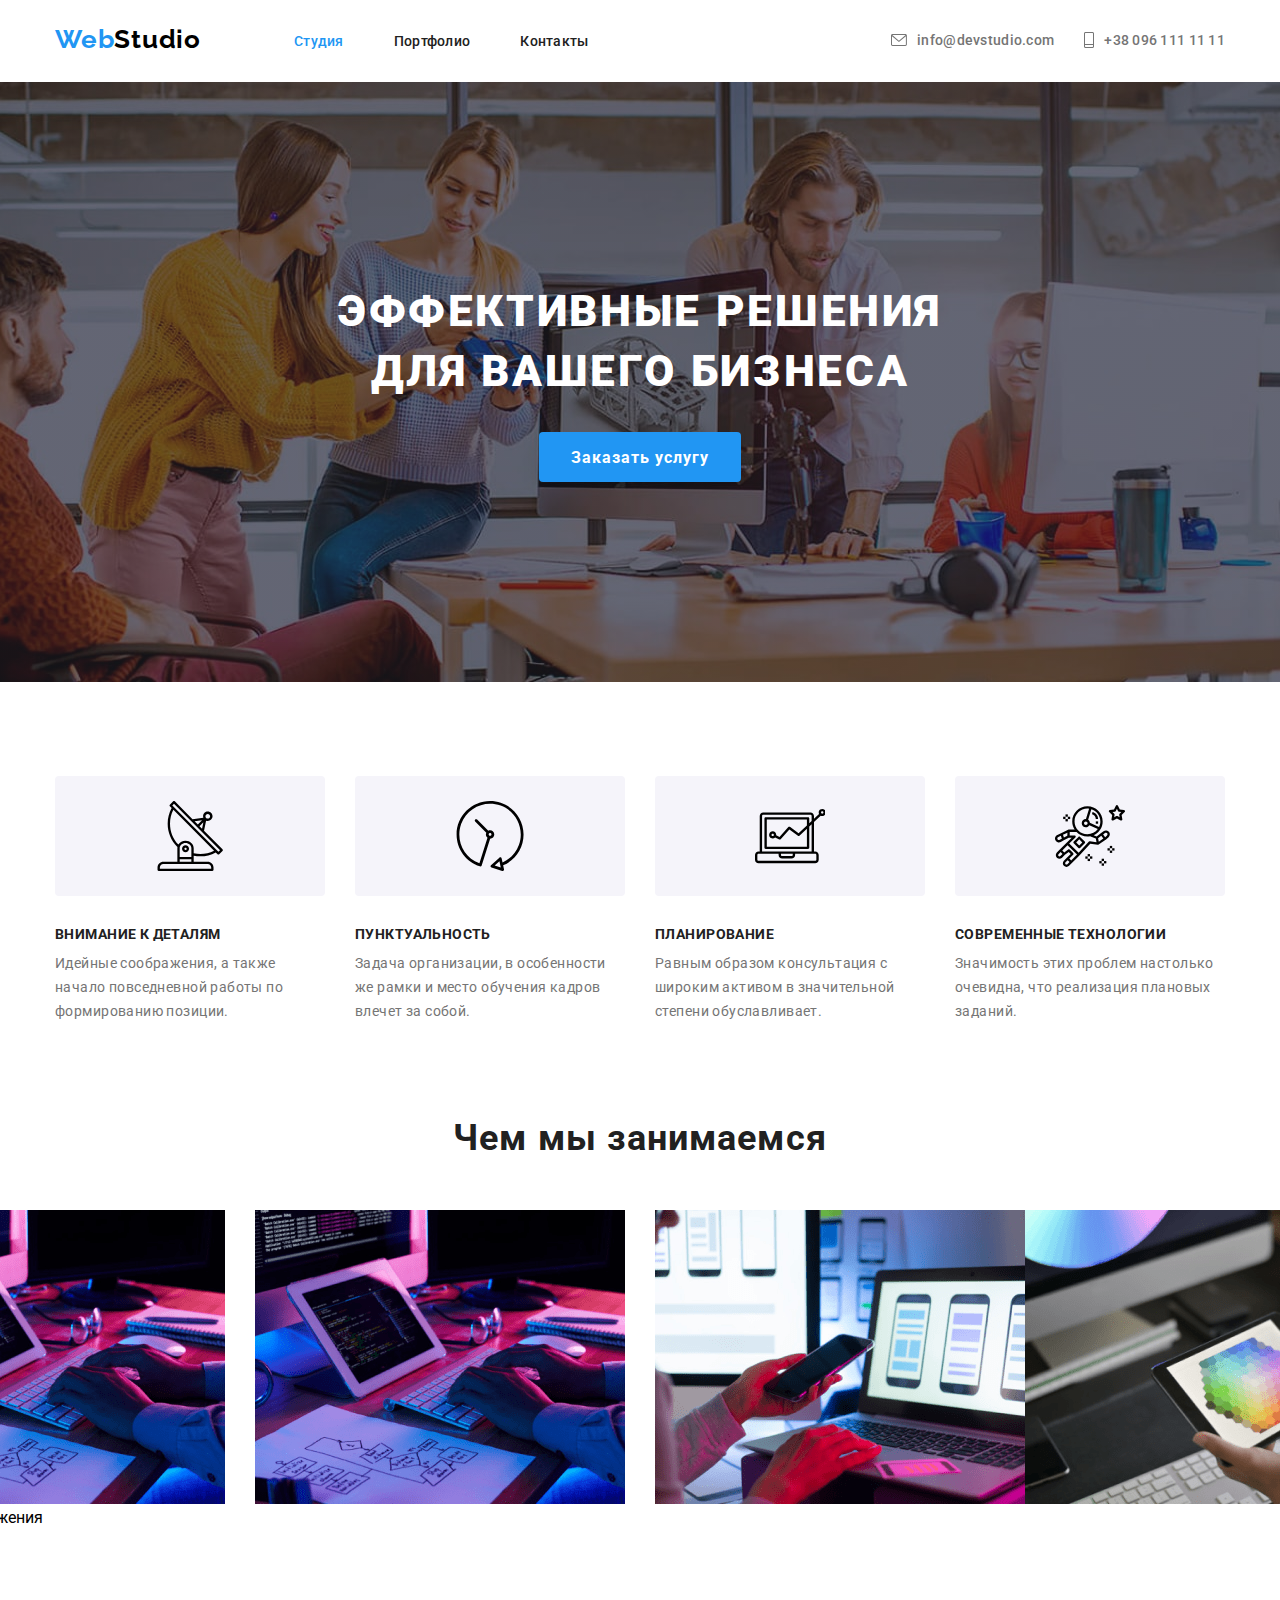
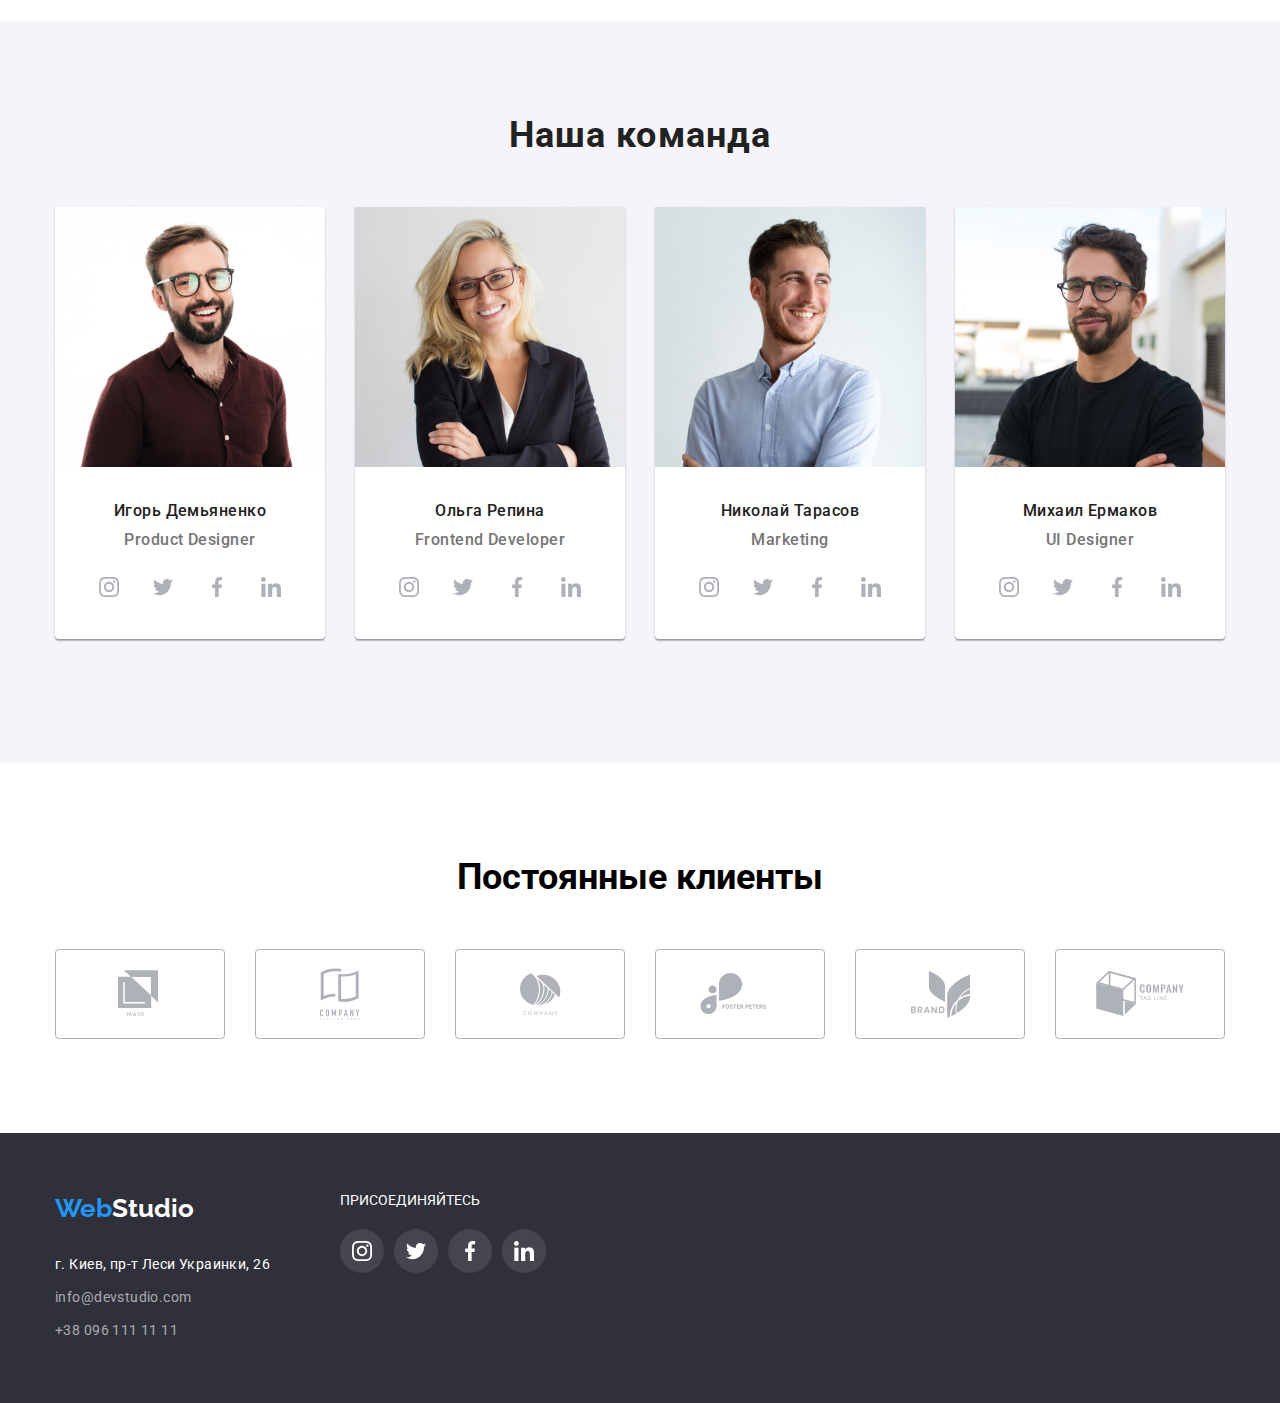
<file: index.html>
<!DOCTYPE html>
<html lang="ru">
<head>
    <meta charset="UTF-8">
    <meta name="viewport" content="width=device-width, initial-scale=1.0">
    <title>WebStudio</title>
    <!-- <link rel="stylesheet" href="/css/reset.css"> -->
    <link rel="stylesheet" href="https://cdnjs.cloudflare.com/ajax/libs/modern-normalize/1.0.0/modern-normalize.min.css" />
    <link rel="stylesheet" href="./css/modern-normalize.css">
    <link rel="preconnect" href="https://fonts.gstatic.com">
    <link href="https://fonts.googleapis.com/css2?family=Raleway:wght@700&family=Roboto:wght@400;500;700;900&display=swap"
        rel="stylesheet">
        <link rel="stylesheet" href="./css/slyle.css">
</head>
<body>
    <!-- Header-->
    <header class="header header-width">
        <div class="container">
                <div class="container-logo">
                    <a class="logo-text-studio" href="./index.html" lang="en">
                    <span class="word-web">Web</span>Studio</a>
                </div>
                    <nav class="navigation">
                            <div class="container-item">
                                <ul class="navigation-menu list">
                                    <li class="navigation-item">
                                        <a class="navigation-list-link current" href="index.html">Студия</a>
                                    </li>
                                    <li class="navigation-item">
                                        <a class="navigation-list-link " href="portfolio.html">Портфолио</a>
                                    </li>
                                    <li class="navigation-item">
                                        <a class="navigation-list-link" href="#">Контакты</a>
                                    </li>
                                </ul>
                            </div>
                
                    </nav>
        </div>
        
        <div class="container-address">
                <ul class="address-list list">
                    <li>
                        <address class="address">
                            <a class="header-mail" href="mailto:info@devstudio.com" >
                            <svg class="email-icon" width="16" height="12">
                                <use href="./images/sprite.svg#icon-email"></use>
                            </svg>
                                info@devstudio.com</a>
                            
                        </address>
                    </li>
                    <li>
                        <address class="address">
                            <a class="header-tel" href="tel:+380961111111">
                                <svg class="tel-icon" width="10" height="16">
                                    <use href="./images/sprite.svg#icon-telephon"></use>
                                </svg>
                                +38 096 111 11 11</a>
                            
                        </address>
                    </li>
                </ul>
        </div>
        
    </header>
    <main>
        <!--Hero-->      
            <section class="hero ">
                <div class="background-baner">

                   <h2 class="hero-title" >Эффективные решения для вашего бизнеса</h2>
                    <div class="container-button">

                        <button class="modal-btn" type="button">Заказать услугу</button>
                    
                    
                    </div>
            </section>

            <section class="title-link otstup-sekcii">
                <div class="chart-container header-width">
                    <ul class="title-list list">
                        <li class="item">

                            <div class="thumb-container"> 
                                <svg class="thumb-icon" width="70" height="70">
                                    <use href="./images/sprite.svg#icon-vnimanie_k_detalyam"></use>
                                </svg>
                            </div>

                                <h3 class="desription-item">Внимание к деталям</h3>
                                <p class="desription" >Идейные соображения, а также начало повседневной работы по формированию позиции.</p>
                            
                        </li>
                        <li class="item">

                            <div class="thumb-container">
                                <svg class="thumb-icon" width="70" height="70">
                                    <use href="./images/sprite.svg#icon-punktualnost"></use>
                                </svg>
                            </div>

                                <h3 class="desription-item">Пунктуальность</h3>
                                <p class="desription" >Задача организации, в особенности же рамки и место обучения кадров влечет за собой.</p>
                            
                        </li>
                        <li class="item">

                            <div class="thumb-container">
                                <svg class="thumb-icon" width="70" height="70">
                                    <use href="./images/sprite.svg#icon-planirovanie"></use>
                                </svg>
                            </div>

                                <h3 class="desription-item">Планирование</h3>
                                <p class="desription" >Равным образом консультация с широким активом в значительной степени обуславливает.</p>
                                
                            </li>
                        <li class="item">

                            <div class="thumb-container">
                                <svg class="thumb-icon" width="70" height="70">
                                    <use href="./images/sprite.svg#icon-astronaut"></use>
                                </svg>
                            </div>
                            
                                <h3 class="desription-item">Современные технологии</h3>
                                <p class="desription" >Значимость этих проблем настолько очевидна, что реализация плановых заданий.</p>
                                
                            </li>
                    </ul>
                </div>
            </section>
        <!-- about us-->
        <section class="about-us service">
            <div class="service-container">
                <h2 class="about-us-title">Чем мы занимаемся</h2>
                <ul class="about-us-list list">
                    
                        <li class="about-us-img">

                            <div class="text-thumber">
                                <div class="text-bg-2">
                                    <img src="./images/about-us/about-us-1.png" alt="печатает" width="370" height="294">
                                </div>
                                    <p class="text">Декстопные приложения</p>
                            </div>
                        </li>
                    
                    <li class="about-us-img">
                        <img src="./images/about-us/about-us-1.png" alt="печатает" width="370" height="294">
                    </li>
                    <li class="about-us-img">
                        <img src="./images/about-us/about-us-2.png" alt="смотрит в телефон" width="370" height="294">
                    </li>
                    <li class="about-us-img">
                        <img src="./images/about-us/about-us-3.png" alt="смотрит в планшет" width="370" height="294">
                    </li>
                </ul>
            </div>
        </section>
        <!--Our team-->
        <section class="our-team">
            <h2 class="our-team-title">Наша команда</h2>
            <ul class="name list">
                
                        <li class="name-team"> 
                            <img class="image" src="./images/our-team/Игорь Демьяненко.jpg" alt="Игорь Демьяненко" width="270" height="260" />
                            <h3 class="name-list">Игорь Демьяненко</h3>
                            <p class="list-position" lang="en">Product Designer</p>

                                <div class="social-box">
                                    <ul class="icon-list list">
                                        <li class="icon-list-item">
                                            <a class="icon-list-link" href="">
                                                <svg class="list-icon" width="20" height="20">
                                                    <use href="./images/sprite.svg#icon-instagram"></use>
                                                </svg>
                                            </a>
                                        </li>
                                        <li class="icon-list-item">
                                            <a class="icon-list-link" href="">
                                                <svg class="list-icon" width="20" height="20">
                                                    <use href="./images/sprite.svg#icon-twitter"></use>
                                                </svg>
                                            </a>
                                        </li>
                                        <li class="icon-list-item">
                                            <a class="icon-list-link" href="">
                                                <svg class="list-icon" width="20" height="20">
                                                    <use href="./images/sprite.svg#icon-facebook"></use>
                                                </svg>
                                            </a>
                                        </li>
                                        <li class="icon-list-item">
                                            <a class="icon-list-link" href="">
                                                <svg class="list-icon" width="20" height="20">
                                                    <use href="./images/sprite.svg#icon-linkedin"></use>
                                                </svg>
                                            </a>
                                        </li>
                                    </ul>

                                </div>
                        </li>
                        
                        <li class="name-team">
                            <img class="image" src="./images/our-team/Ольга Репина.jpg" alt="Ольга Репина" width="270" height="260" />
                            <h3 class="name-list">Ольга Репина</h3>
                            <p class="list-position" lang="en">Frontend Developer</p>
                            <div class="social-box">
                                <ul class="icon-list list">
                                    <li class="icon-list-item">
                                        <a class="icon-list-link" href="">
                                            <svg class="list-icon" width="20" height="20">
                                                <use href="./images/sprite.svg#icon-instagram"></use>
                                            </svg>
                                        </a>
                                    </li>
                                    <li class="icon-list-item">
                                        <a class="icon-list-link" href="">
                                            <svg class="list-icon" width="20" height="20">
                                                <use href="./images/sprite.svg#icon-twitter"></use>
                                            </svg>
                                        </a>
                                    </li>
                                    <li class="icon-list-item">
                                        <a class="icon-list-link" href="">
                                            <svg class="list-icon" width="20" height="20">
                                                <use href="./images/sprite.svg#icon-facebook"></use>
                                            </svg>
                                        </a>
                                    </li>
                                    <li class="icon-list-item">
                                        <a class="icon-list-link" href="">
                                            <svg class="list-icon" width="20" height="20">
                                                <use href="./images/sprite.svg#icon-linkedin"></use>
                                            </svg>
                                        </a>
                                    </li>
                                </ul>
                            
                            </div>
                        </li>

                        <li class="name-team">
                            <img class="image" src="./images/our-team/Николай Тарасов.jpg" alt="Николай Тарасов" width="270" height="260" />
                            <h3 class="name-list">Николай Тарасов</h3>
                            <p class="list-position" lang="en">Marketing</p>
                            <div class="social-box">
                                <ul class="icon-list list">
                                    <li class="icon-list-item">
                                        <a class="icon-list-link" href="">
                                            <svg class="list-icon" width="20" height="20">
                                                <use href="./images/sprite.svg#icon-instagram"></use>
                                            </svg>
                                        </a>
                                    </li>
                                    <li class="icon-list-item">
                                        <a class="icon-list-link" href="">
                                            <svg class="list-icon" width="20" height="20">
                                                <use href="./images/sprite.svg#icon-twitter"></use>
                                            </svg>
                                        </a>
                                    </li>
                                    <li class="icon-list-item">
                                        <a class="icon-list-link" href="">
                                            <svg class="list-icon" width="20" height="20">
                                                <use href="./images/sprite.svg#icon-facebook"></use>
                                            </svg>
                                        </a>
                                    </li>
                                    <li class="icon-list-item">
                                        <a class="icon-list-link" href="">
                                            <svg class="list-icon" width="20" height="20">
                                                <use href="./images/sprite.svg#icon-linkedin"></use>
                                            </svg>
                                        </a>
                                    </li>
                                </ul>
                            
                            </div>
                        </li>

                        <li class="name-team">
                            <img class="image" src="./images/our-team/Михаил Ермаков.jpg" alt="Михаил Ермаков" width="270" height="260" />
                            <h3 class="name-list">Михаил Ермаков</h3>
                            <p class="list-position" lang="en">UI Designer</p>
                            <div class="social-box">
                                <ul class="icon-list list">
                                    <li class="icon-list-item">
                                        <a class="icon-list-link" href="">
                                            <svg class="list-icon" width="20" height="20">
                                                <use href="./images/sprite.svg#icon-instagram"></use>
                                            </svg>
                                        </a>
                                    </li>
                                    <li class="icon-list-item">
                                        <a class="icon-list-link" href="">
                                            <svg class="list-icon" width="20" height="20">
                                                <use href="./images/sprite.svg#icon-twitter"></use>
                                            </svg>
                                        </a>
                                    </li>
                                    <li class="icon-list-item">
                                        <a class="icon-list-link" href="">
                                            <svg class="list-icon" width="20" height="20">
                                                <use href="./images/sprite.svg#icon-facebook"></use>
                                            </svg>
                                        </a>
                                    </li>
                                    <li class="icon-list-item">
                                        <a class="icon-list-link" href="">
                                            <svg class="list-icon" width="20" height="20">
                                                <use href="./images/sprite.svg#icon-linkedin"></use>
                                            </svg>
                                        </a>
                                    </li>
                                </ul>
                            
                            </div>
                        </li>

                    </ul>
    
        </section>
    </main>


                <section class="section client">
                    <div class="header-width">
                        <h2 class="title-box">Постоянные клиенты</h2>
                        <ul class="client-list list">
                            <li class="client-item">
                                <a href="" class="client-link">
                                    <svg class="client-icon" width="44.27" height="49.23">
                                        <use href="./images/sprite.svg#icon-ya_co"></use>
                                    </svg>
                                </a>
                            </li>
                            <li class="client-item">
                                <a href="" class="client-link">
                                    <svg class="client-icon" width="40" height="52">
                                        <use href="./images/sprite.svg#icon-company_tagline"></use>
                                    </svg>
                                </a>
                            </li>
                            <li class="client-item">
                                <a href="" class="client-link">
                                    <svg class="client-icon" width="41" height="42.6">
                                        <use href="./images/sprite.svg#icon-company"></use>
                                    </svg>
                                </a>
                            </li>
                            <li class="client-item">
                                <a href="" class="client-link">
                                    <svg class="client-icon" width="79.66" height="42.02">
                                        <use href="./images/sprite.svg#icon-foster_peters"></use>
                                    </svg>
                                </a>
                            </li>
                            <li class="client-item">
                                <a href="" class="client-link">
                                    <svg class="client-icon" width="59" height="47">
                                        <use href="./images/sprite.svg#icon-brand"></use>
                                    </svg>
                                </a>
                            </li>
                            <li class="client-item">
                                <a href="" class="client-link">
                                    <svg class="client-icon" width="88.48" height="45.44">
                                        <use href="./images/sprite.svg#icon-kvadrat_company"></use>
                                    </svg>
                                </a>
                            </li>
                        </ul>
                    </div>
                </section>

    <!-- footer -->

    <footer class="contact-form">
        <div class="footer-box header-width">

                <div class="footer-container">
                    <a class="footer-logo" href="./index.html" lang="en" >
                        <span class="word-web">Web</span>Studio</a>
                    <address class="footer-address">
                        <ul class="footer-info list" >
                            <li class="contact-list">
                                <p class="address-link">г. Киев, пр-т Леси Украинки, 26</p>
                            </li>
                            <li class="contact-list">
                                <a class="contact-list-link" href="mailto:info@devstudio.com">info@devstudio.com</a>
                            </li>
                            <li class="contact-list">
                                <a class="contact-list-link" href="tel:+380961111111">+38 096 111 11 11</a>
                            </li>
                        </ul>
                        
                    </address>
                </div>  
                
                <div class="footer-social">

                    <p class="footer-social-box" >Присоединяйтесь</p>
                    <ul class="footer-social-list list">

                        <li class="footer-social-item">
                            <a class="footer-social-link" href="">
                                <svg class="footer-icon" width="20" height="20">
                                    <use href="./images/sprite.svg#icon-instagram"></use>
                                </svg>
                            </a>
                        </li>

                        <li class="footer-social-item">
                            <a class="footer-social-link" href="">
                                <svg class="footer-icon" width="20" height="20">
                                    <use href="./images/sprite.svg#icon-twitter"></use>
                                </svg>
                            </a>
                        </li>

                        <li class="footer-social-item">
                            <a class="footer-social-link" href="">
                                <svg class="footer-icon" width="20" height="20">
                                    <use href="./images/sprite.svg#icon-facebook"></use>
                                </svg>
                            </a>
                        </li>

                        <li class="footer-social-item">
                            <a class="footer-social-link" href="">
                                <svg class="footer-icon" width="20" height="20">
                                    <use href="./images/sprite.svg#icon-linkedin"></use>
                                </svg>
                            </a>
                        </li>

                    </ul>


                </div>
        </div>
    </footer>
</body>
</html>
</file>
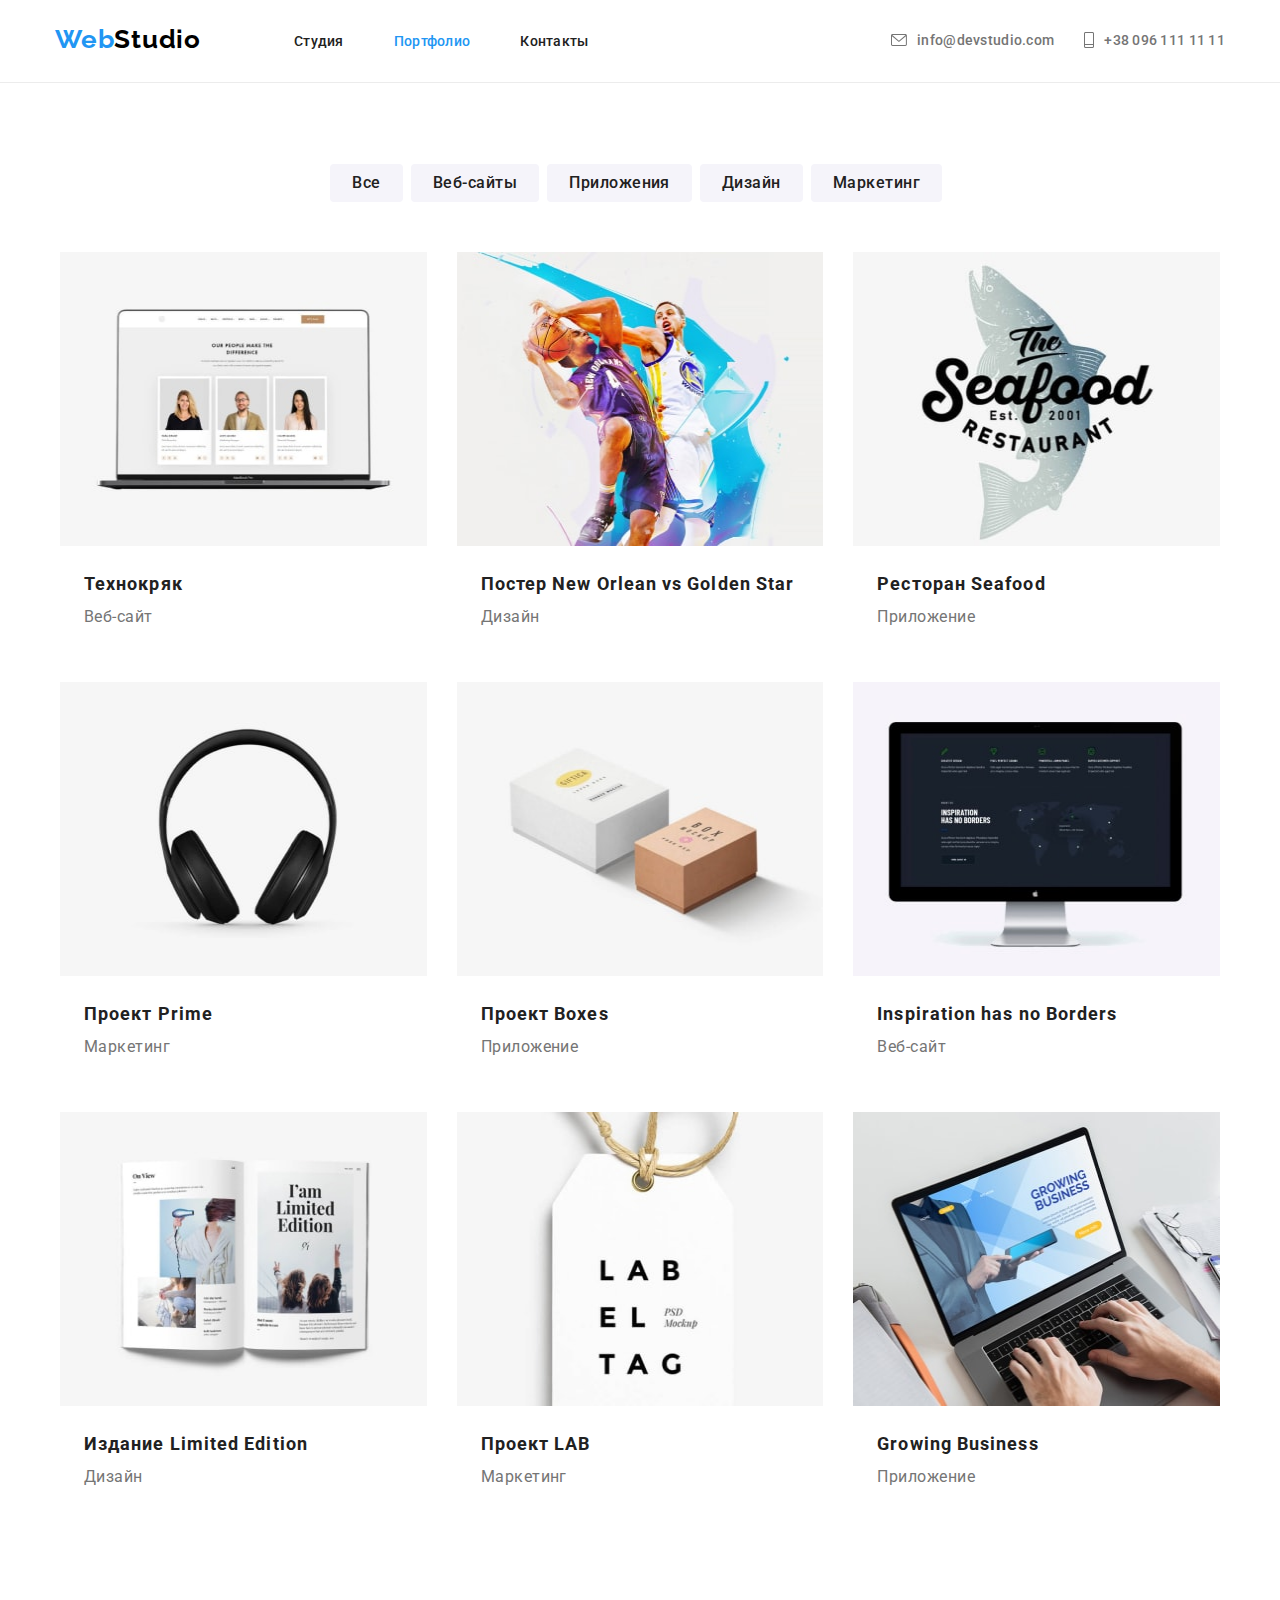
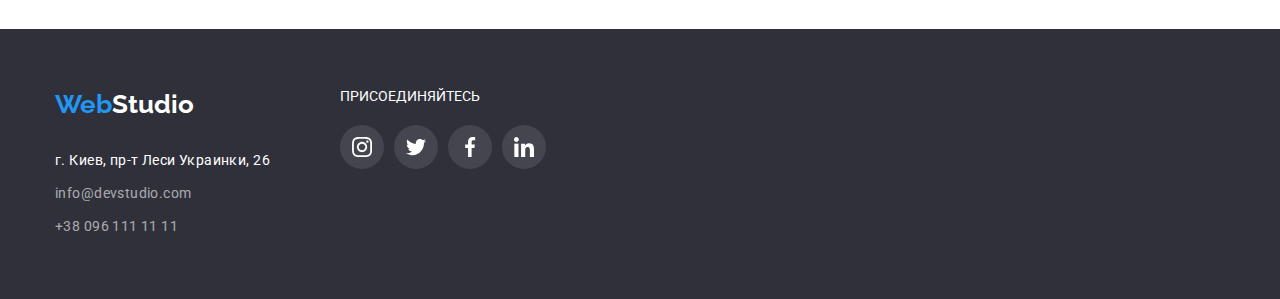
<file: portfolio.html>
<!DOCTYPE html>
<html lang="ru">
<head>
    <meta charset="UTF-8">
    <meta name="viewport" content="width=device-width, initial-scale=1.0">
    <title>Portfolio</title>
    <link rel="stylesheet" href="https://cdnjs.cloudflare.com/ajax/libs/modern-normalize/1.0.0/modern-normalize.min.css" />
    <link rel="stylesheet" href="./css/modern-normalize.css">
    <link rel="preconnect" href="https://fonts.gstatic.com">
    <link href="https://fonts.googleapis.com/css2?family=Raleway:wght@700&family=Roboto:wght@400;500;700;900&display=swap"
        rel="stylesheet">
    <link rel="stylesheet" href="./css/slyle.css">  
</head>
<body>
    <!-- Header navigation-->
    <header class="header header-width">
        <div class="container">
            <div class="container-logo">
                <a class="logo-text-studio" href="./index.html" lang="en">
                    <span class="word-web">Web</span>Studio</a>
            </div>
            <nav class="navigation">
                <div class="container-item">
                    <ul class="navigation-menu list">
                        <li class="navigation-item">
                            <a class="navigation-list-link " href="index.html">Студия</a>
                        </li>
                        <li class="navigation-item">
                            <a class="navigation-list-link current" href="portfolio.html">Портфолио</a>
                        </li>
                        <li class="navigation-item">
                            <a class="navigation-list-link" href="#">Контакты</a>
                        </li>
                    </ul>
                </div>
    
            </nav>
        </div>
    
        <div class="container-address">
            <ul class="address-list list">
                <li>
                    <address class="address">
                        <a class="header-mail" href="mailto:info@devstudio.com">
                            <svg class="email-icon" width="16" height="12">
                                <use href="./images/sprite.svg#icon-email"></use>
                            </svg>
                            info@devstudio.com</a>
    
                    </address>
                </li>
                <li>
                    <address class="address">
                        <a class="header-tel" href="tel:+380961111111">
                            <svg class="tel-icon" width="10" height="16">
                                <use href="./images/sprite.svg#icon-telephon"></use>
                            </svg>
                            +38 096 111 11 11</a>
    
                    </address>
                </li>
            </ul>
        </div>
    
    </header>
    <main>
        <!--Portfolio-->
        <section class="portfolio-box indent">
            <div class="container-portfolio">
                <ul class="button-list list">
                    <li>
                        <button class="portfolio-btn button" type="button" >Все</button>
                    </li>
                    <li>
                        <button class="portfolio-btn button" type="button" >Веб-сайты</button>
                    </li>
                    <li>
                        <button class="portfolio-btn button" type="button" >Приложения</button>
                    </li>
                    <li>
                        <button class="portfolio-btn button" type="button" >Дизайн</button>
                    </li>
                    <li>
                        <button class="portfolio-btn button" type="button" >Маркетинг</button>
                    </li>
                </ul>                    
                        <ul class="portfolio-list list">
                            <li class="item-chart" >
                                
                                <div class="image-thumb">
                                    <img class="image" src="./images/portfolio/technocryak.jpg" 
                                    width="370" height="294" alt="Ноутбук с загруженной веб страницой">

                                        <div class="bg-text">
                                            <p class="item-text">
                                                Технокряк это современная площадка распространения коронавируса. Компании используют эту платформу для цифрового
                                                шпионажа и атак на защищённые сервера конкурентов
                                            </p>                                        
                                        </div>
                                </div>
                                        <div class="size-word">
                                            <h2 class="title">Технокряк</h2>
                                            <p class="description">Веб-сайт</p>
                                        </div>                                   
                            </li>
                                <li class="item-chart">
                                    <div class="image-thumb">
                                        <img class="image" src="./images/portfolio/poster.jpg" width="370" height="294" alt="Постер с двумя баскетболистами">
                                            <div class="bg-text">
                                                <p class="item-text">
                                                    Технокряк это современная площадка распространения коронавируса. Компании используют эту платформу для цифрового
                                                    шпионажа и атак на защищённые сервера конкурентов
                                                </p>
                                            </div>
                                    </div>
                                    <div class="size-word" >
                                        <h2 class="title">Постер New Orlean vs Golden Star</h2>
                                        <p class="description">Дизайн</p>
                                    </div>
                                </li>

                            <li class="item-chart" >
                                <div class="image-thumb">
                                    <img class="image" src="./images/portfolio/restor_seafood.jpg" width="370" height="294" alt="Логотип рестрика ">
                                        <div class="bg-text">
                                            <p class="item-text">
                                                Технокряк это современная площадка распространения коронавируса. Компании используют эту платформу для цифрового
                                                шпионажа и атак на защищённые сервера конкурентов
                                            </p>
                                        </div>
                                </div>
                                            <div class="size-word" >
                                                <h2 class="title">Ресторан Seafood</h2>
                                                <p class="description">Приложение</p>
                                            </div>
                            </li>

                            <li class="item-chart">
                                <div class="image-thumb">
                                    <img class="image" src="./images/portfolio/headphone_project_prime.jpg" width="370" height="294" alt="Наушники">
                                        <div class="bg-text">
                                            <p class="item-text">
                                                Технокряк это современная площадка распространения коронавируса. Компании используют эту платформу для цифрового
                                                шпионажа и атак на защищённые сервера конкурентов
                                            </p>
                                        </div>
                                </div>
                                            <div class="size-word" >
                                                <h2 class="title">Проект Prime</h2>
                                                <p class="description">Маркетинг</p>
                                            </div>                                
                            </li>

                            <li class="item-chart">
                                <div class="image-thumb">
                                    <img class="image" src="./images/portfolio/project_boxes.jpg" width="370" height="294" alt="Макет коробок">
                                        <div class="bg-text">
                                            <p class="item-text">
                                                Технокряк это современная площадка распространения коронавируса. Компании используют эту платформу для цифрового
                                                шпионажа и атак на защищённые сервера конкурентов
                                            </p>
                                        </div>
                                </div>
                                            <div class="size-word" >
                                                <h2 class="title">Проект Boxes</h2>
                                                <p class="description">Приложение</p>
                                            </div>
                            </li>

                            <li class="item-chart">
                                <div class="image-thumb">
                                    <img class="image" src="./images/portfolio/inspiration.jpg" width="370" height="294" alt="Изображение компьютера с программой">
                                        <div class="bg-text">
                                            <p class="item-text">
                                                Технокряк это современная площадка распространения коронавируса. Компании используют эту платформу для цифрового
                                                шпионажа и атак на защищённые сервера конкурентов
                                            </p>
                                        </div>
                                </div>
                                            <div class="size-word" >
                                                <h2 class="title">Inspiration has no Borders</h2>
                                                <p class="description">Веб-сайт</p>
                                            </div>
                            </li>

                            <li class="item-chart">
                                <div class="image-thumb">
                                    <img class="image" src="./images/portfolio/limited_edition.jpg" width="370" height="294" alt="Раскрытый журнал">
                                        <div class="bg-text">
                                            <p class="item-text">
                                                Технокряк это современная площадка распространения коронавируса. Компании используют эту платформу для цифрового
                                                шпионажа и атак на защищённые сервера конкурентов
                                            </p>
                                        </div>
                                </div>
                                            <div class="size-word" >
                                                <h2 class="title">Издание Limited Edition</h2>
                                                <p class="description">Дизайн</p>
                                            </div>
                            </li>

                            <li class="item-chart">
                                <div class="image-thumb">
                                    <img class="image" src="./images/portfolio/project_lab.jpg" width="370" height="294" alt="проект лаб">
                                        <div class="bg-text">
                                            <p class="item-text">
                                                Технокряк это современная площадка распространения коронавируса. Компании используют эту платформу для цифрового
                                                шпионажа и атак на защищённые сервера конкурентов
                                            </p>
                                        </div>
                                </div>
                                            <div class="size-word" >
                                                <h2 class="title">Проект LAB</h2>   
                                                <p class="description">Маркетинг</p>
                                            </div>
                            </li>

                            <li class="item-chart">
                                <div class="image-thumb">
                                    <img class="image" src="./images/portfolio/growing_business.jpg" width="370" height="294" alt="Ноутбук с изображением">
                                        <div class="bg-text">
                                            <p class="item-text">
                                                Технокряк это современная площадка распространения коронавируса. Компании используют эту платформу для цифрового
                                                шпионажа и атак на защищённые сервера конкурентов
                                            </p>
                                        </div>
                                </div>
                                                <div class="size-word" >
                                                    <h2 class="title">Growing Business</h2>
                                                    <p class="description">Приложение</p>
                                                </div>
                            </li>
                               
                        </ul>
                    
            </div>
        </section>       
    
    </main>
    <!-- footer -->
    <footer class="contact-form">
        <div class="footer-box header-width">
    
            <div class="footer-container">
                <a class="footer-logo" href="./index.html" lang="en">
                    <span class="word-web">Web</span>Studio</a>
                <address class="footer-address">
                    <ul class="footer-info list">
                        <li class="contact-list">
                            <p class="address-link">г. Киев, пр-т Леси Украинки, 26</p>
                        </li>
                        <li class="contact-list">
                            <a class="contact-list-link" href="mailto:info@devstudio.com">info@devstudio.com</a>
                        </li>
                        <li class="contact-list">
                            <a class="contact-list-link" href="tel:+380961111111">+38 096 111 11 11</a>
                        </li>
                    </ul>
    
                </address>
            </div>
    
            <div class="footer-social">
    
                <p class="footer-social-box">Присоединяйтесь</p>
                <ul class="footer-social-list list">
    
                    <li class="footer-social-item">
                        <a class="footer-social-link" href="">
                            <svg class="footer-icon" width="20" height="20">
                                <use href="./images/sprite.svg#icon-instagram"></use>
                            </svg>
                        </a>
                    </li>
    
                    <li class="footer-social-item">
                        <a class="footer-social-link" href="">
                            <svg class="footer-icon" width="20" height="20">
                                <use href="./images/sprite.svg#icon-twitter"></use>
                            </svg>
                        </a>
                    </li>
    
                    <li class="footer-social-item">
                        <a class="footer-social-link" href="">
                            <svg class="footer-icon" width="20" height="20">
                                <use href="./images/sprite.svg#icon-facebook"></use>
                            </svg>
                        </a>
                    </li>
    
                    <li class="footer-social-item">
                        <a class="footer-social-link" href="">
                            <svg class="footer-icon" width="20" height="20">
                                <use href="./images/sprite.svg#icon-linkedin"></use>
                            </svg>
                        </a>
                    </li>
    
                </ul>
    
    
            </div>
        </div>
    </footer>
</body>

</html>
</file>
<file: css/slyle.css>
html {
  box-sizing: border-box;
}

*,
*::before,
*::after {
  box-sizing: inherit;
}

:root {
  --accent-color: #2196f3;
  --secondary-color: #212121;
  --main-font: 'Roboto', sans-serif;
  --second-bg-color: #f5f4fa;
  --gradient-color: rgba(47, 48, 58, 0.4);
  --logo-client: #afb1b8;
}
body {
  font-family: var(--main-font);
}

/* ------------- option for reset---------- */
h1,
h2,
h3,
h4,
h5,
h6 {
  margin: 0;
}

ul,
ol {
  margin: 0;
  padding: 0;
}

p {
  margin: 0;
}

/* ----------------------------------------- */

.list {
  list-style: none;
}

.header-width {
  width: 1170px;
  margin-left: auto;
  margin-right: auto;
}

.button {
  display: inline-block;
  color: var(--secondary-color);
  background-color: #f5f4fa;
  font-family: inherit;
  border-radius: 4px;
  border: none;
  text-align: center;
}

/*---------- шапка ------------*/

.header {
  display: flex;
  /* border: 1px solid teal; */
  justify-content: space-between;
}

/* ----------------контейнер шапки----------------------*/

.header .container {
  display: flex;
}

/* ------------- flex логотип ------------------*/
.header .container-logo {
  display: flex;
  margin-right: 93px;
}

.container-logo {
  padding-top: 24px;
  padding-bottom: 25px;
}
/* -------------параметры шрифта логотипа-----------------*/

.logo-text-studio {
  font-family: 'Raleway', sans-serif;
  font-style: normal;
  font-weight: bold;
  font-size: 26px;
  line-height: 1.192;
  letter-spacing: 0.03em;
  text-decoration: none;
  color: #000000;
}
.word-web {
  color: var(--accent-color);
}

/* ----------- flex студия + портфолио + контакты ----------------*/
.navigation-menu {
  display: flex;
}

.navigation-item:not(:last-child) {
  margin-right: 50px;
}

.container-item {
  padding-top: 32px;
  padding-bottom: 32px;
}

/* ----------- наведение мышки ----------------*/
.navigation-list-link:hover,
.navigation-list-link:focus,
.header-mail:hover,
.header-mail:focus,
.header-tel:hover,
.header-tel:focus {
  color: var(--accent-color);
}

.email-icon,
.tel-icon {
  fill: currentColor;
}
.navigation-menu .navigation-list-link.current {
  color: var(--accent-color);
}

/* ----------параметры шрифта студия + портфолио + контакты ------------------*/

.navigation-list-link {
  font-weight: 500;
  font-size: 14px;
  line-height: 1.142;
  letter-spacing: 0.02em;
  text-decoration: none;
  color: var(--secondary-color);
}

/* ------------ flex номер + имеил ------------------*/

.address-list {
  display: flex;
  padding-top: 32px;
  padding-bottom: 32px;
}

.address-list .header-mail {
  margin-right: 30px;
}
/* ------------ параметры шрифта номер + имеил ------------------*/
.header-tel,
.header-mail {
  display: flex;
  align-items: center;
  font-style: normal;
  font-weight: 500;
  font-size: 14px;
  line-height: 1.142;
  letter-spacing: 0.02em;
  text-decoration: none;
  color: #757575;
}
.tel-icon,
.email-icon {
  margin-right: 10px;
}
/*---------------BLOCK II------------------*/

/*---------------HERO -----------------------


----------------------фон текста----------------*/
.hero {
  background-color: #2f303a;
  max-width: 1600px;
  height: 600px;

  margin-left: auto;
  margin-right: auto;
  padding-top: 200px;
  padding-bottom: 200px;

  text-align: center;
  background-image: linear-gradient(
      var(--gradient-color),
      var(--gradient-color)
    ),
    url('../images/banner.jpg');
  background-repeat: no-repeat;
  background-size: cover;
  background-position: center;
}

/*---------------параметры шрифта текста-------------------*/
.hero-title {
  margin-left: auto;
  margin-right: auto;
  font-weight: 900;
  font-size: 44px;
  line-height: 1.363;
  letter-spacing: 0.06em;
  text-transform: uppercase;
  color: #ffffff;
  text-align: center;
}
/*---------------ширина эфективные решения-------------------*/
.hero .hero-title {
  width: 696px;
}

/*---------------Кнопка заказать услугу-------------------*/
.container-button {
  display: block;
  text-align: center;
  margin-top: 30px;
  font-family: var(--accent-color);
}
.modal-btn {
  min-width: 200px;
  height: 50px;
  font-family: var(--accent-color);
  font-weight: bold;
  font-size: 16px;
  line-height: 1.187;
  color: #ffffff;
  letter-spacing: 0.06em;
  padding: 10px 32px;
  background-color: var(--accent-color);
  box-shadow: 0px 4px 4px rgba(0, 0, 0, 0.15);
  border-radius: 4px;
  border: 1px;
  cursor: pointer;
}

/*---------------block III-------------------*/

/*-------chart список---------------*/

.thumb-container {
  display: flex;
  align-items: center;
  justify-content: center;
  height: 120px;
  margin-bottom: 30px;
  background-color: var(--second-bg-color);
  border-radius: 4px;
}

.otstup-sekcii {
  padding-top: 94px;
}

.title-list {
  display: flex;
}

.title-list .item:not(:nth-child(4n)) {
  margin-right: 30px;
}

.title-list .item {
  width: 270px;
}

.desription-item {
  font-weight: bold;
  font-size: 14px;
  line-height: 1.142;
  letter-spacing: 0.03em;
  text-transform: uppercase;
  color: var(--secondary-color);
  margin-bottom: 10px;
}

.desription {
  margin-top: 10px;
  font-weight: normal;
  font-size: 14px;
  line-height: 1.714;
  letter-spacing: 0.03em;

  color: #757575;
}

/*---------- about us ------------*/

.service {
  padding-top: 94px;
  padding-bottom: 94px;
}

.about-us-list {
  display: flex;
  justify-content: center;
}

.about-us-list .about-us-img:not(:nth-child(3n)) {
  margin-right: 30px;
}

.about-us-title {
  margin-bottom: 50px;
  font-weight: bold;
  font-size: 36px;
  line-height: 1.166;
  text-align: center;
  letter-spacing: 0.03em;
  color: var(--secondary-color);
}

/* --------------текст на фоне картинок вкладка студия----------- */
.text-thumber {
}
/*---------- Our team ------------*/

.our-team {
  padding-top: 94px;
  padding-bottom: 94px;
  background-color: var(--second-bg-color);
}

.name {
  display: flex;
  /* border: 1px solid teal; */
  justify-content: center;
}

.name .name-team:not(:nth-child(4n)) {
  margin-right: 30px;
}

.name .name-team {
  display: block;
  margin-bottom: 30px;
}

.name-team .image {
  margin-bottom: 30px;
}

.our-team-title {
  margin-bottom: 50px;
  font-weight: bold;
  font-size: 36px;
  line-height: 1.166;
  text-align: center;
  letter-spacing: 0.03em;
  color: var(--secondary-color);
}
.name-list {
  margin-bottom: 10px;
  font-style: normal;
  font-weight: 500;
  font-size: 16px;
  line-height: 1.187;
  text-align: center;
  letter-spacing: 0.03em;
  color: var(--secondary-color);
}

.list-position {
  margin-bottom: 16px;
  font-weight: 500;
  font-size: 16px;
  line-height: 1.187;
  text-align: center;
  letter-spacing: 0.03em;
  color: #757575;
}

.name .name-team {
  background-color: #ffffff;
  box-shadow: 0px 1px 3px rgba(0, 0, 0, 0.12), 0px 1px 1px rgba(0, 0, 0, 0.14),
    0px 2px 1px rgba(0, 0, 0, 0.2);
  border-radius: 0px 0px 4px 4px;
}

/* ---------------icon--------------------- */

.social-box {
  padding-left: 32px;
  padding-right: 32px;
  padding-bottom: 30px;
}

.icon-list {
  display: flex;
  align-items: center;
  justify-content: space-between;
}

.icon-list-link {
  display: flex;
  align-items: center;
  justify-content: center;
  width: 44px;
  height: 44px;
  border-radius: 50%;
  color: #afb1b8;
}

.icon-list-link:hover,
.icon-list-link:focus {
  background-color: var(--accent-color);
  color: #ffffff;
}

.list-icon {
  fill: currentColor;
}

/* ------------------наши клиенты------------------------- */

.client {
  padding-top: 94px;
  padding-bottom: 94px;
}

.title-box {
  margin-bottom: 50px;
  color: var(--primary-text-color);
  font-weight: 700;
  font-size: 36px;
  line-height: 1.16;
  text-align: center;
}
.client-list {
  display: flex;
  justify-content: space-between;
}

.client-link {
  display: flex;
  align-items: center;
  justify-content: center;
  width: 170px;
  height: 90px;
  color: var(--logo-client);
  border: 1px solid var(--logo-client);
  border-radius: 4px;
}

.client-link:hover,
.client-link:focus {
  color: var(--accent-color);
  border: 1px solid var(--accent-color);
}

.client-icon {
  fill: currentColor;
}

/*---------- footer ------------*/
.footer {
  display: block;
}

.footer-address {
  display: flex;
  flex-direction: column;
  margin-top: 20px;

  /* border: 1px solid teal; */
}

.footer-address .contact-list:not(:last-child) {
  margin-bottom: 9px;
  margin-top: 9px;
}

.footer-logo {
  margin-top: 60px;
  color: #ffffff;
  text-decoration: none;
  font-family: Raleway, sans-serif;
  font-weight: 700;
  font-size: 26px;
  line-height: 1.2;
}

.contact-form {
  background: #2f303a;
  padding-top: 60px;
  padding-bottom: 60px;
}

.address-link {
  font-style: normal;
  font-weight: normal;
  font-size: 14px;
  line-height: 1.714;
  letter-spacing: 0.03em;
  color: #ffffff;
}

.contact-list-link {
  font-style: normal;
  font-weight: normal;
  font-size: 14px;
  line-height: 1.714;
  text-decoration: none;
  letter-spacing: 0.03em;
  color: rgba(255, 255, 255, 0.6);
}

/* -----------------футер социальные сети--------------------- */

.footer-box {
  display: flex;
}

.footer-social {
  width: 206px;
  justify-content: center;
  align-items: center;
}

.footer-social-list {
  display: flex;
}

.footer-social-item:not(:last-child) {
  margin-right: 10px;
}

.footer-social-link {
  display: flex;
  align-items: center;
  justify-content: center;
  width: 44px;
  height: 44px;
  border-radius: 50%;
  background-color: rgba(255, 255, 255, 0.1);
  color: #ffffff;
}

.footer-social {
  padding-left: 70px;
}
.footer-social-box {
  margin-bottom: 20px;
  color: #ffffff;
  text-transform: uppercase;
  font-size: 14px;
  line-height: 1.14;
}

.footer-icon {
  fill: currentColor;
}
.footer-social-link:hover,
.footer-social-link:focus {
  background-color: var(--accent-color);
}

/* ----------- Portfolio----------------- */

.indent {
  border-top: 1px solid #ececec;
  padding-top: 76px;
  padding-bottom: 112px;
}

.button-list {
  display: flex;
  justify-content: center;
  margin-bottom: 50px;
  /* border: 1px solid teal; */
}

.button-list .button {
  margin-right: 8px;
  padding: 6px 22px;
  min-width: 73px;
  font-weight: 500;
  font-size: 16px;
  line-height: 1.6;
  text-align: center;
  letter-spacing: 0.03em;
  cursor: pointer;
}

.portfolio-btn.button:hover,
.portfolio-btn.button:focus {
  color: #ffffff;
  background: var(--accent-color);
  box-shadow: 0px 3px 1px rgba(0, 0, 0, 0.1), 0px 1px 2px rgba(0, 0, 0, 0.08),
    0px 2px 2px rgba(0, 0, 0, 0.12);
  border-radius: 4px;
}
/*-----------------секция фото-------------------------*/

.container-portfolio {
  max-width: 1170px;
  padding: 5px;
  margin-left: auto;
  margin-right: auto;
}

.portfolio-list .item-chart:focus,
.portfolio-list .item-chart:hover {
  box-shadow: 0px 1px 1px rgba(0, 0, 0, 0.12), 0px 4px 4px rgba(0, 0, 0, 0.06),
    1px 4px 6px rgba(0, 0, 0, 0.16);
}

.portfolio-list {
  display: flex;
  flex-wrap: wrap;
  margin-left: -30px;
  margin-top: -30px;
}
.portfolio-list .image {
  width: 100%;
  display: flex;
}
/* ------------текст технокряк в изображении--------------------- */

.image-thumb {
  position: relative;
  overflow: hidden;
}

.image-thumb:hover .bg-text {
  transform: translateY(0%);
}

.bg-text {
  position: absolute;
  margin: 0;
  padding: 63px 24px;
  top: 0;
  left: 0;
  height: 100%;
  width: 100%;
  background: rgba(33, 150, 243, 0.9);
  transition: transform 500ms linear;
  transform: translateY(100%);
}
.item-text {
  color: #ffffff;
  font-family: var(--accent-color);
  font-size: 18px;
  font-weight: 10px;
  line-height: 1.555;
  letter-spacing: 0.03em;
}

/* -------------------------------------------------------------- */

.item-chart {
  flex-basis: calc(100% / 3 - 30px);
  margin-left: 30px;
  margin-top: 30px;
  background-color: #ffffff;
  /* border: 1px solid #eeeeee; */
  cursor: pointer;
}

.title {
  font-family: var(--accent-color);
  font-weight: bold;
  font-size: 18px;
  line-height: 2;
  letter-spacing: 0.06em;
  color: #212121;
}

.description {
  font-family: var(--accent-color);
  font-size: 16px;
  line-height: 1.875;
  letter-spacing: 0.03em;
  color: #757575;
}

.size-word {
  padding: 20px 24px;
}
</file>
